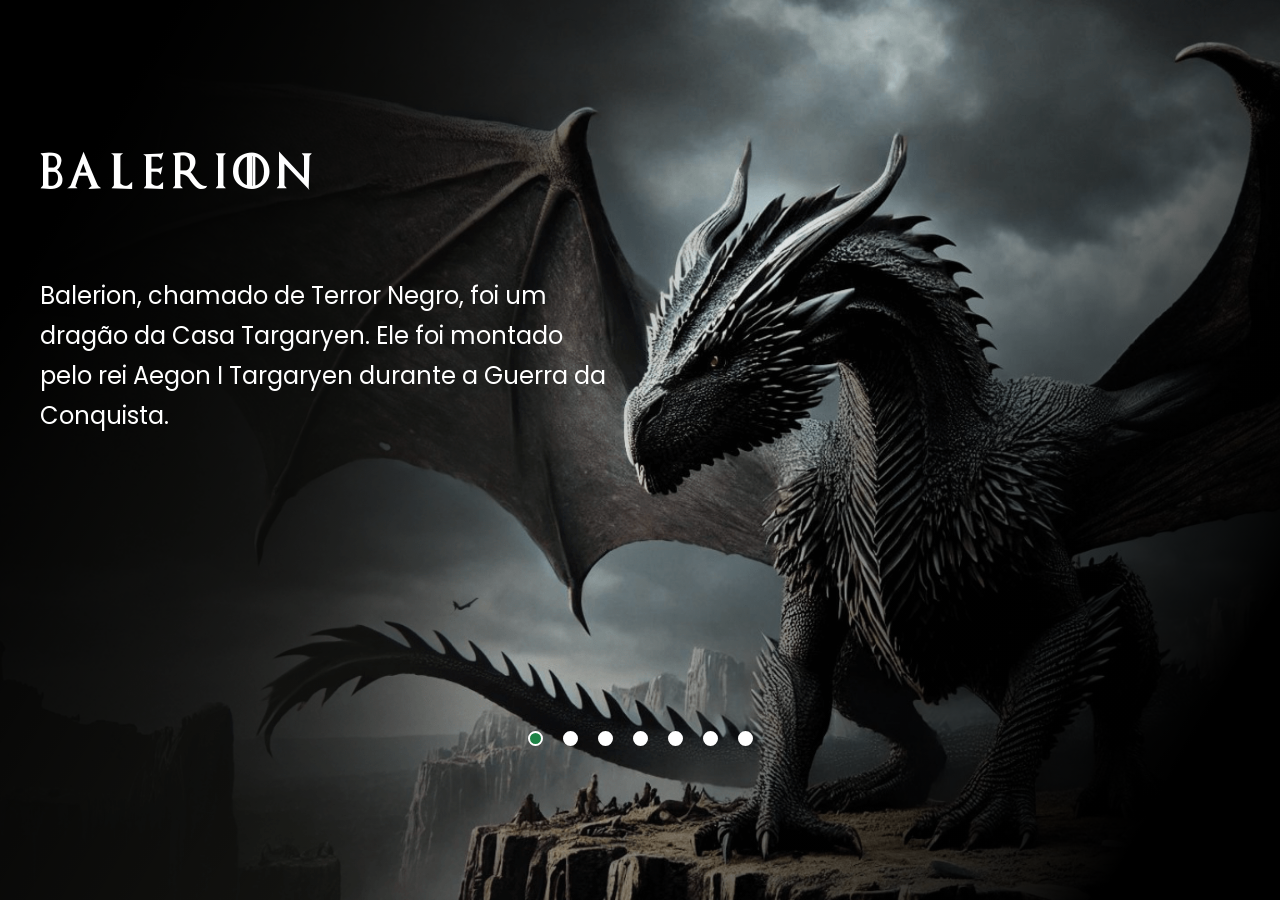
<file: project-hod-szpc/index.html>
<!DOCTYPE html>
<html lang="pt-BR">
<head>
    <link rel="stylesheet" href="./src/CSS/reset.css">
    <link rel="stylesheet" href="./src/CSS/style.css">
    <link rel="stylesheet" href="./src/CSS/responsivo.css">
    <meta charset="UTF-8">
    <meta name="viewport" content="width=device-width, initial-scale=1.0">
    <title>House of the Dragon</title>
    <link rel="preconnect" href="https://fonts.googleapis.com">
    <link rel="preconnect" href="https://fonts.gstatic.com" crossorigin>
    <link href="https://fonts.googleapis.com/css2?family=Poppins:ital,wght@0,100;0,200;0,300;0,400;0,500;0,600;0,700;0,800;0,900;1,100;1,200;1,300;1,400;1,500;1,600;1,700;1,800;1,900&display=swap" rel="stylesheet">
</head> 
<body>
    <main>

        <div class="carrossel">
            <img class="imagem ativa" src="./src/images/balerion.png" alt="Dragão Balerion">
            <img class="imagem" src="./src/images/syrax.png" lt="Dragão Syrax">
            <img class="imagem" src="./src/images/arrax.png" alt="Dragão Arrax">
            <img class="imagem" src="./src/images/caraxes.png" alt="Dragão Caraxes">
            <img class="imagem" src="./src/images/seasmoke.png" alt="Dragão Seasmoke">
            <img class="imagem" src="./src/images/vermax.png" alt="Dragão Vermax">
            <img class="imagem" src="./src/images/vhagar.png" alt="Dragão Vhagar">
        </div>

        <div class="conteudo">
            <div class="informacoes ativa">
                <h1>Balerion</h1>

                <p class="descricao">
                    Balerion, chamado de Terror Negro, foi um dragão da Casa Targaryen. Ele foi montado pelo rei Aegon I Targaryen durante a Guerra da Conquista.
                </p>
            </div>
            <div class="informacoes">
                <h1>Syrax</h1>

                <p class="descricao">
                    Syrax foi uma dragão-fêmea. Ela foi montada exclusivamente por Rhaenyra Targaryen. Seu nome veio de uma deusa de Valíria.
                </p>
            </div>
            <div class="informacoes">
                <h1>Arrax</h1>

                <p class="descricao">
                    Arrax foi um dragão montado pelo Príncipe Velaryon durante a Dança dos Dragões.
                </p>
            </div>
            <div class="informacoes">
                <h1>Caraxes</h1>

                <p class="descricao">
                    Caraxes, também chamado de Wyrm de Sangue e Verme Sangrento, foi o dragão montado pelo Príncipe Jaehaerys I Targaryen e, mais tarde, pelo Príncipe Daemon Targaryen.
                </p>
            </div>
            <div class="informacoes">
                <h1>Seasmoke</h1>

                <p class="descricao">
                    Seasmoke era um dragão cinza-claro. Era grande o bastante para combate durante a dança, e mais ágil no ar do que seus irmãos mais velhos.
                </p>
            </div>
            <div class="informacoes">
                <h1>Vermax</h1>

                <p class="descricao">
                    Vermax foi o dragão montado pelo Príncipe Jacaerys Velaryon. Ele prosperava e crescia a cada ano. O dragão ficou mal-humorado quando próximo de neve, gelo e frio. A cor do Vermax não é descrita nos livros. 
                </p>
            </div>
            <div class="informacoes">
                <h1>Vhagar</h1>

                <p class="descricao">
                    Vhagar foi uma dragão-fêmea montada por Visenya durante a Conquista, ao lado do Balerion de Aegon o Conquistador e o Mexarys de sua irmã Rhaenys. 
                </p>
            </div>
            <div class="botoes-carrossel">
                <button class="botao selecionado"></button>
                <button class="botao"></button>
                <button class="botao"></button>
                <button class="botao"></button>
                <button class="botao"></button>
                <button class="botao"></button>
                <button class="botao"></button>
            </div>
        </div>
    </main>
    <script src="./src/js/index.js"></script>
</body>
</html>
</file>
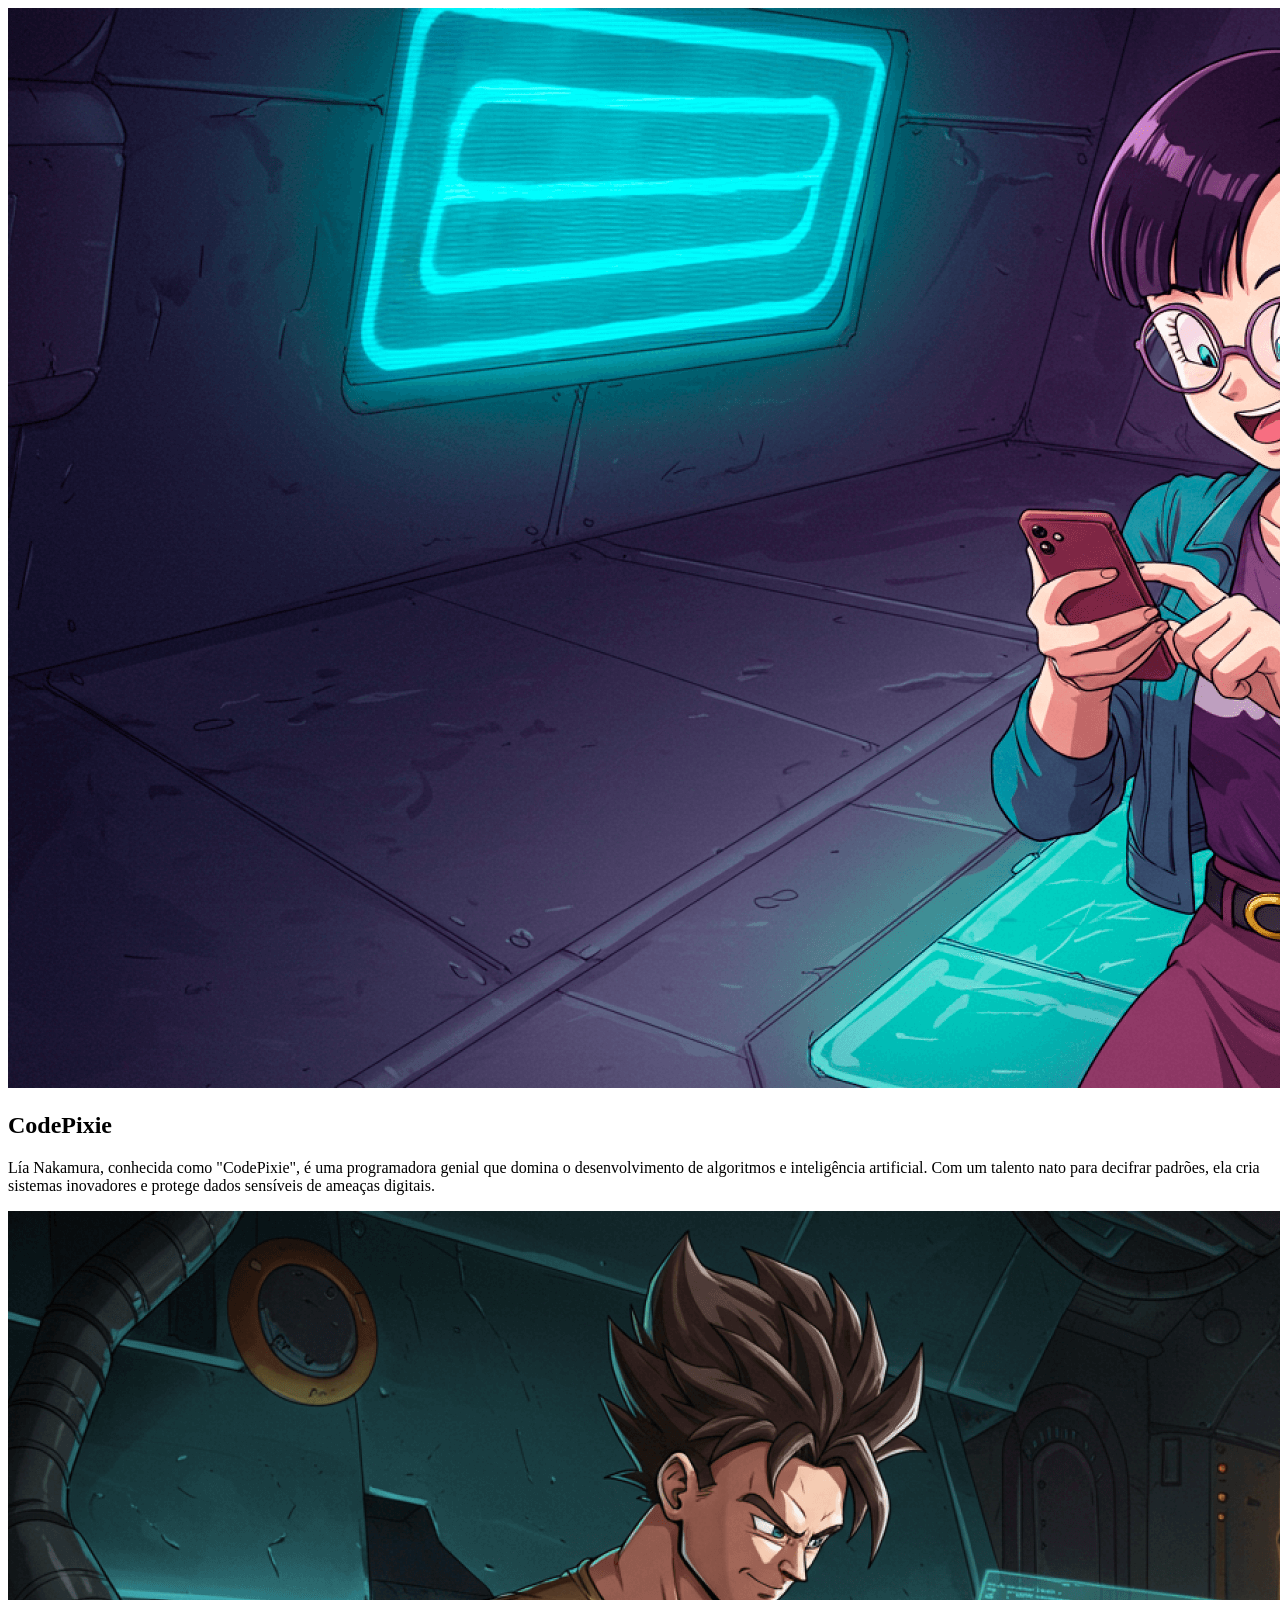
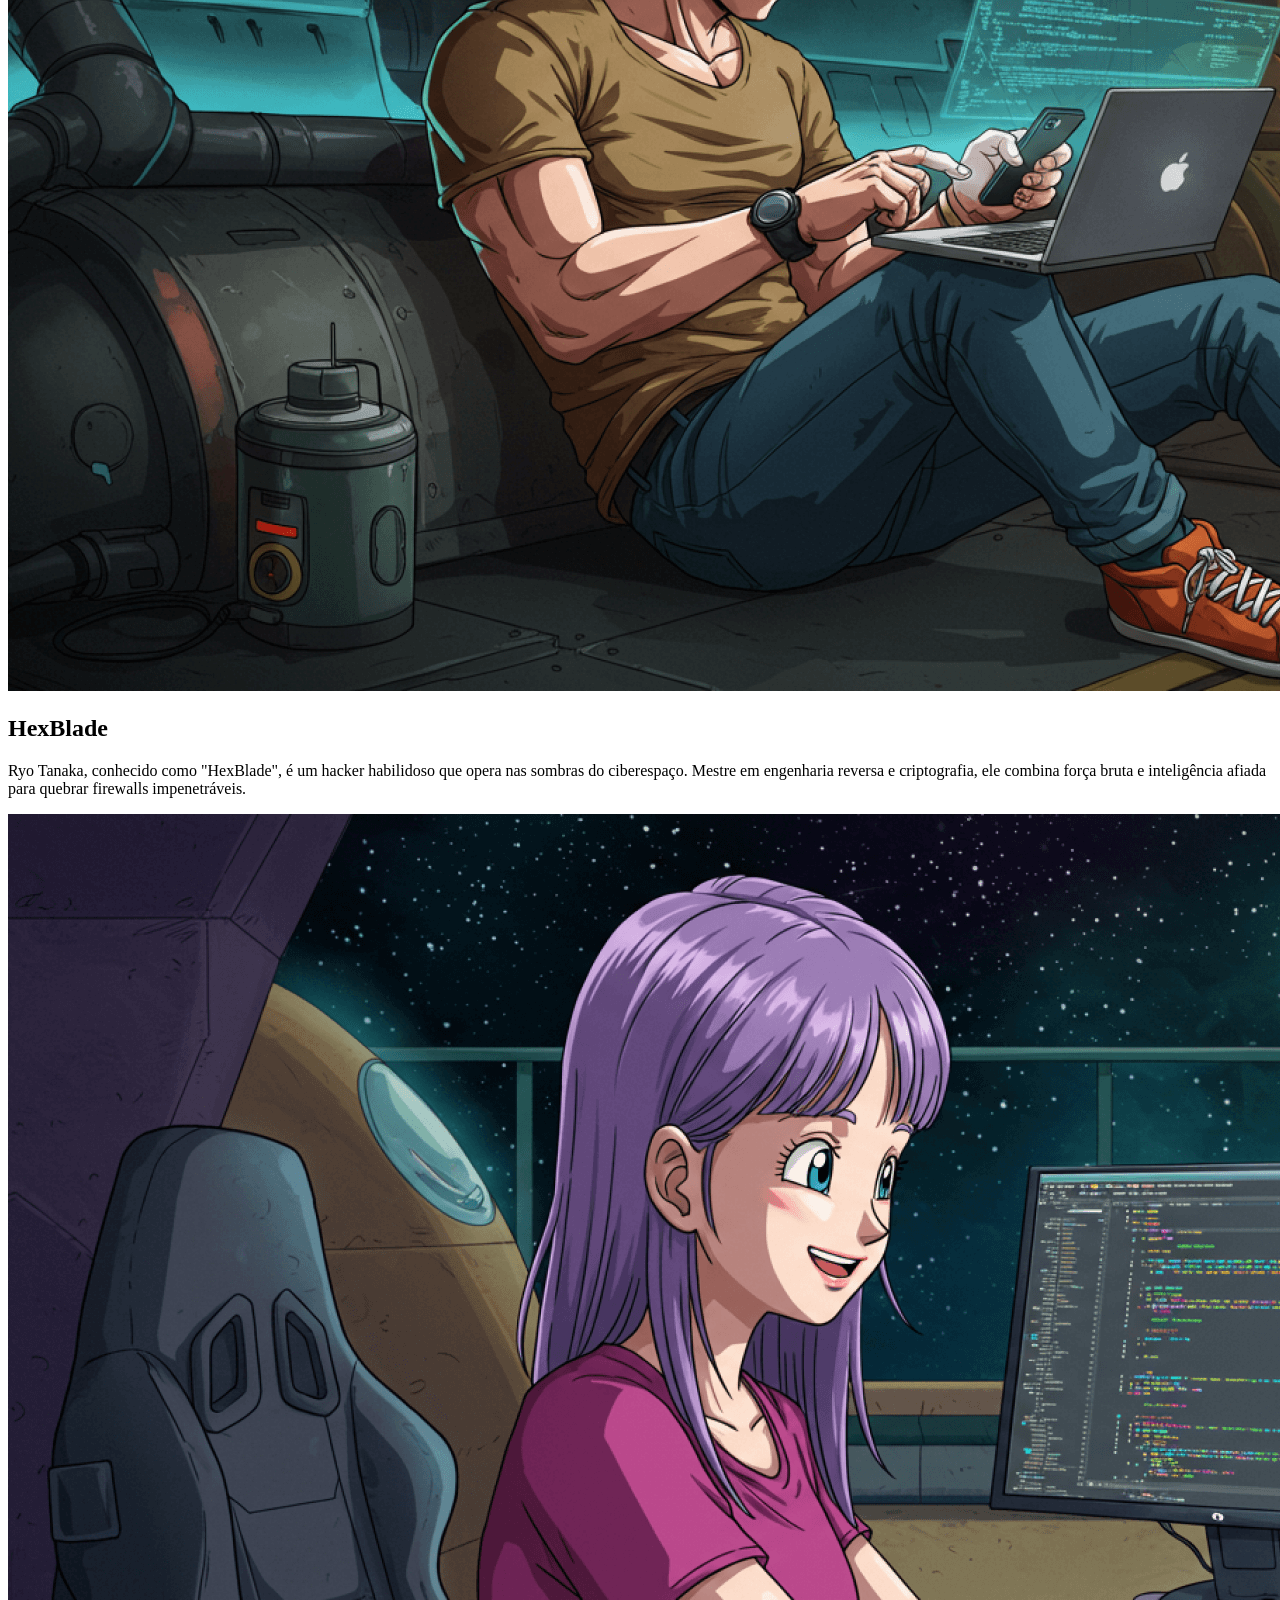
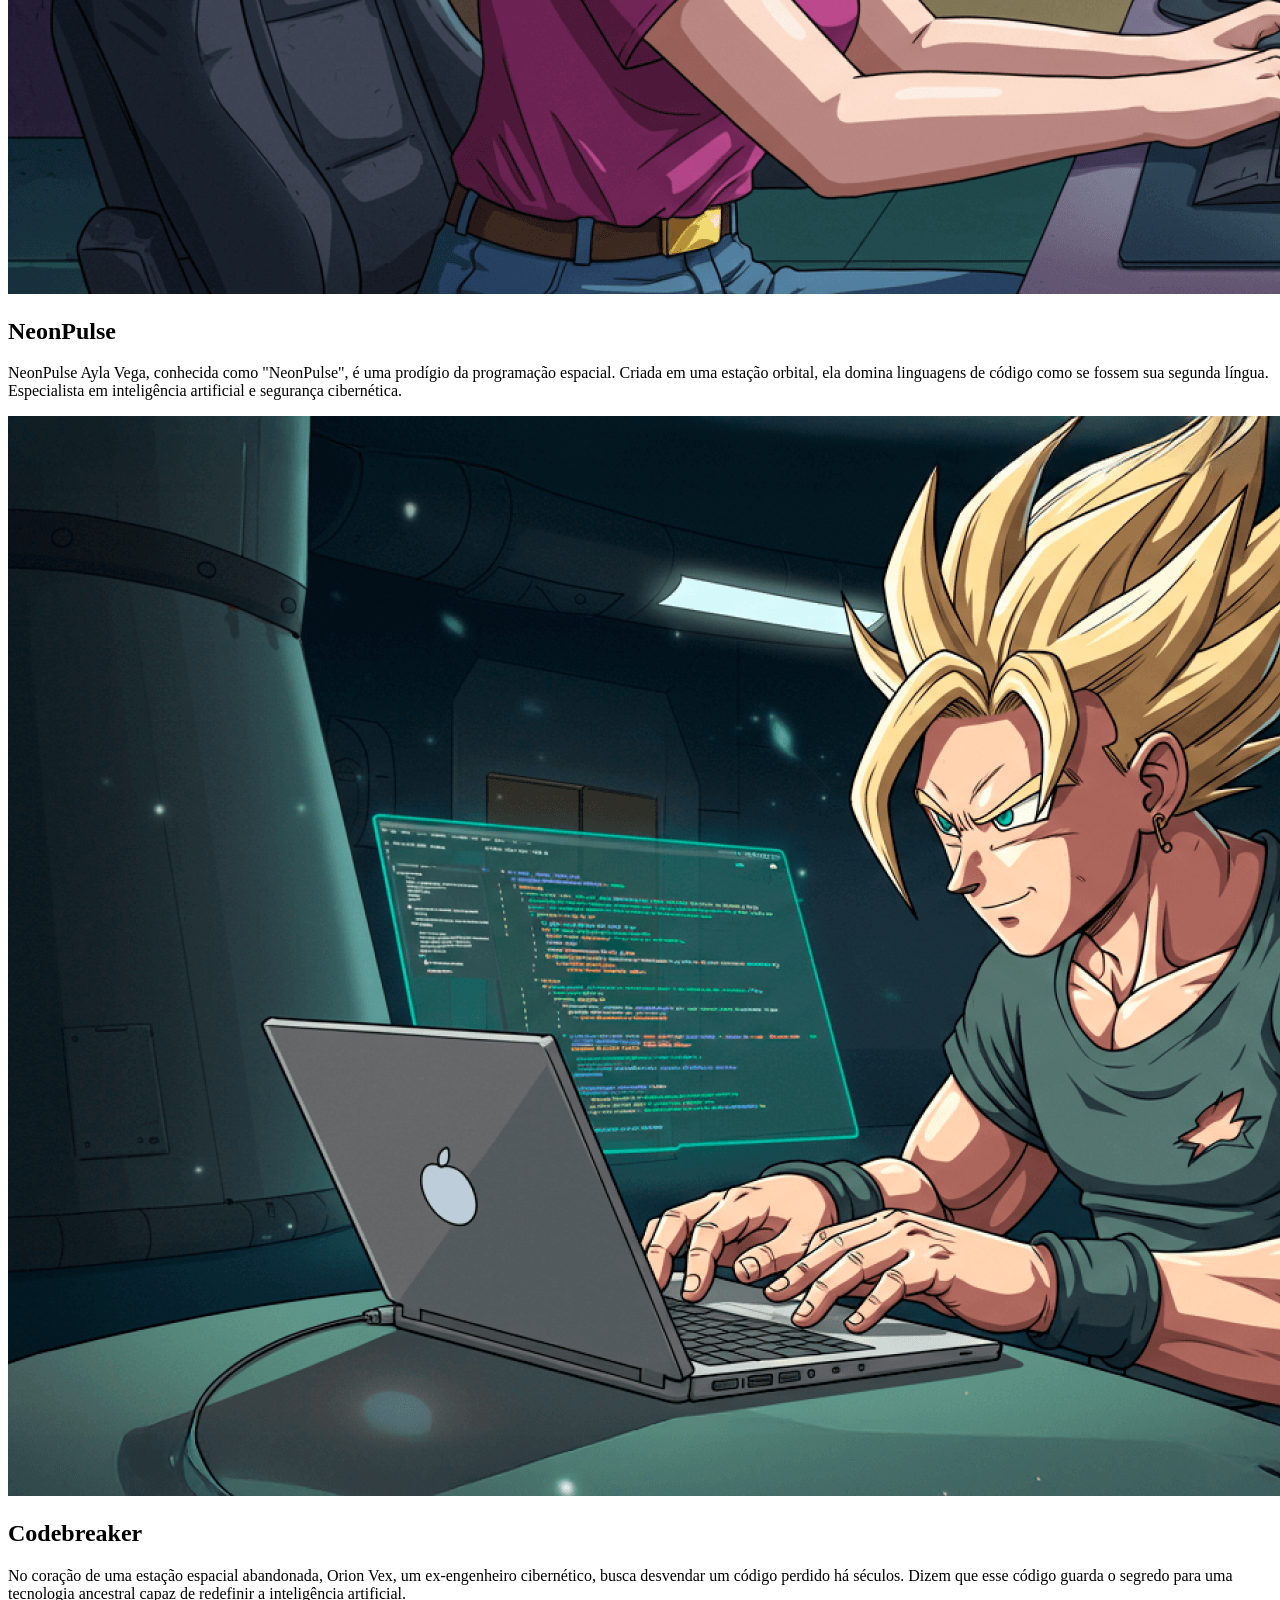
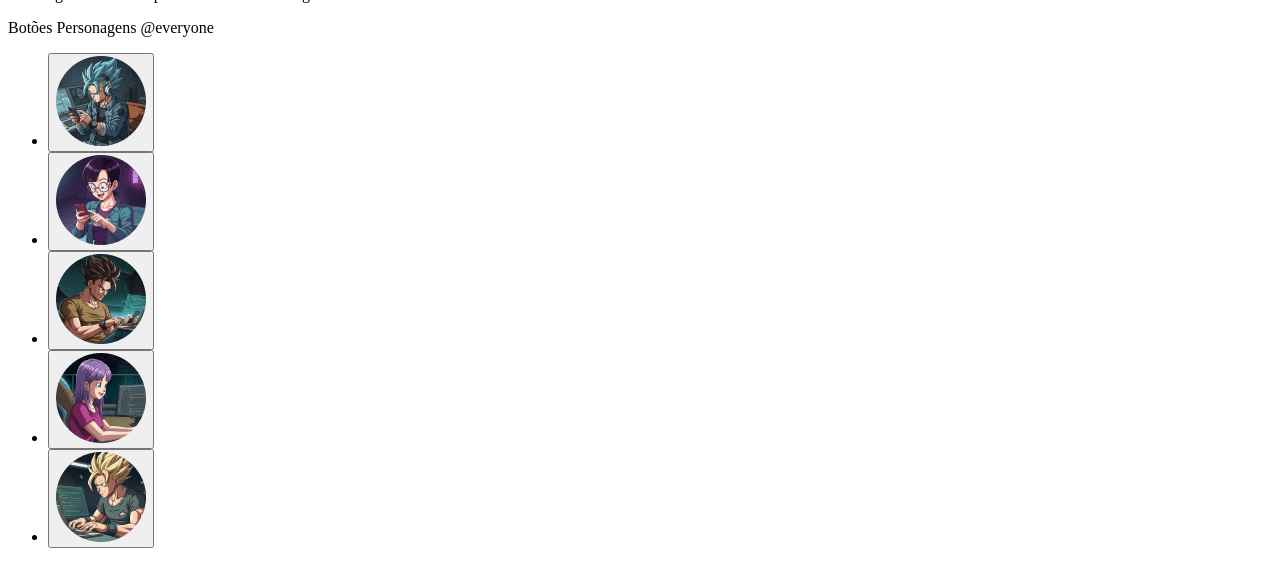
<file: projeto-dragonball/index.html>
<!DOCTYPE html>
<html lang="pt-BR">

<head>
    <meta charset="UTF-8">
    <meta name="viewport" content="width=device-width, initial-scale=1.0">
    <title>Semana do Zero ao Programador Contratado - Dragon Ball</title>
</head>

<body>
    <main class="personagens">
        <div class="personagem">
            <picture>
                <source srcset="./src/imgs/bg-codepixie.png" media="(min-width: 768px)" />
                <img class="imagem" src="./src/imgs/bg-codepixie-mobile.png" alt="Personagem CodePixie" />
            </picture>
            <div class="conteudo">
                <h2 class="nome-personagem">CodePixie</h2>
                <p class="descricao">Lía Nakamura, conhecida como "CodePixie", é uma programadora genial que domina o
                    desenvolvimento de algoritmos e inteligência artificial. Com um talento nato para decifrar padrões,
                    ela cria sistemas inovadores e protege dados sensíveis de ameaças digitais.</p>
            </div>
        </div>

        <div class="personagem">
            <picture>
                <source srcset="./src/imgs/bg-hexblade.png" media="(min-width: 768px)" />
                <img class="imagem" src="./src/imgs/bg-hexblade-mobile.png" alt="Personagem HexBlade" />
            </picture>
            <div class="conteudo">
                <h2 class="nome-personagem">HexBlade</h2>
                <p class="descricao">Ryo Tanaka, conhecido como "HexBlade", é um hacker habilidoso que opera nas sombras
                    do
                    ciberespaço. Mestre em engenharia reversa e criptografia, ele combina força bruta e inteligência
                    afiada para
                    quebrar firewalls impenetráveis.</p>
            </div>
        </div>
        <div class="personagem">
            <picture>
                <source srcset="./src/imgs/bg-neonpulse.png" media="(min-width: 768px)" />
                <img class="imagem" src="./src/imgs/bg-neonpulse-mobile.png" alt="Personagem NeonPulse" />
            </picture>
            <div class="conteudo">
                <h2 class="nome-personagem">NeonPulse</h2>
                <p class="descricao">NeonPulse
                    Ayla Vega, conhecida como "NeonPulse", é uma prodígio da programação espacial. Criada em uma estação
                    orbital, ela domina
                    linguagens de código como se fossem sua segunda língua. Especialista em inteligência artificial e
                    segurança cibernética.</p>
            </div>
        </div>

        <div class="personagem">
            <picture>
                <source srcset="./src/imgs/bg-codebreaker.png" media="(min-width: 768px)" />
                <img class="imagem" src="./src/imgs/bg-codebreaker-mobile.png" alt="Personagem Codebreaker" />
            </picture>
            <div class="conteudo">
                <h2 class="nome-personagem">Codebreaker</h2>
                <p class="descricao">No coração de uma estação espacial abandonada, Orion Vex, um ex-engenheiro
                    cibernético, busca desvendar um código perdido há séculos. Dizem que esse código guarda o segredo
                    para uma tecnologia ancestral capaz de redefinir a inteligência artificial.</p>
            </div>
        </div>
    </main>
    Botões Personagens @everyone
    <ul class="botoes">
        <li>
            <button class="botao cyberstorm selecionado">
                <img src="./src/imgs/icone-cyberstorm.png" alt="Ícone Cyberstorm" />
            </button>
        </li>
        <li>
            <button class="botao codepixie">
                <img src="./src/imgs/icone-codepixie.png" alt="Ícone CodePixie" />
            </button>
        </li>
        <li>
            <button class="botao hexblade">
                <img src="./src/imgs/icone-hexblade.png" alt="Ícone Hexblade" />
            </button>
        </li>
        <li>
            <button class="botao neonpulse">
                <img src="./src/imgs/icone-neonpulse.png" alt="Ícone Neonpulse" />
            </button>
        </li>
        <li>
            <button class="botao codebreaker">
                <img src="./src/imgs/icone-codebreaker.png" alt="Ícone Codebreaker" />
            </button>
        </li>
    </ul>
</body>

</html>
</file>
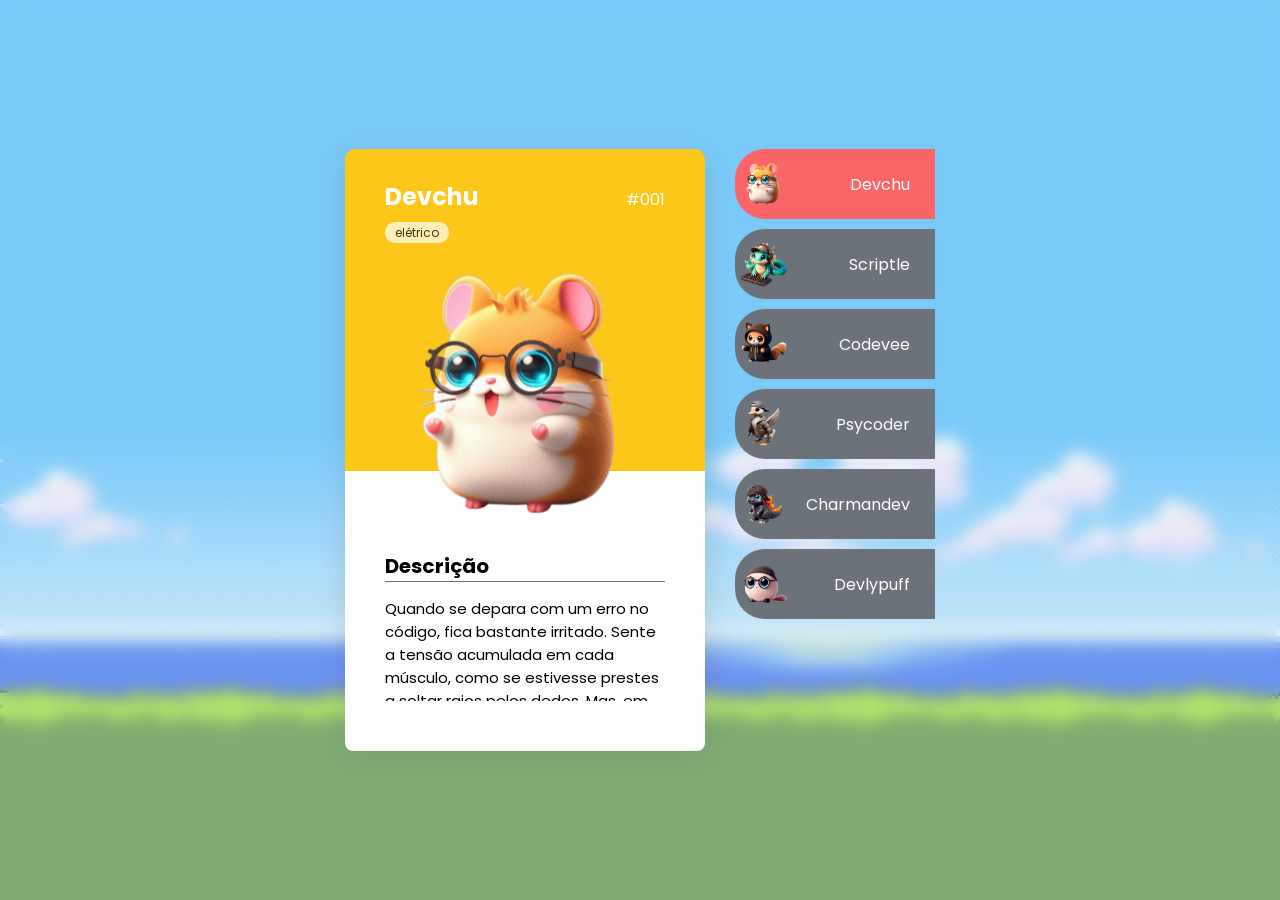
<file: projeto-pokedevs/index.html>
<!DOCTYPE html>
<html lang="pt-BR">
  <head>
    <meta charset="UTF-8" />
    <meta name="viewport" content="width=device-width, initial-scale=1.0" />
    <title>Pokedevs - Semana do Zero ao Programador Contratado</title>

    <link rel="stylesheet" href="./src/css/reset.css">
    <link rel="stylesheet" href="./src/css/estilos.css">
    <link rel="stylesheet" href="./src/css/responsivo.css">

    <link rel="preconnect" href="https://fonts.googleapis.com" />
    <link rel="preconnect" href="https://fonts.gstatic.com" crossorigin />
    <link
      href="https://fonts.googleapis.com/css2?family=Poppins:ital,wght@0,100;0,200;0,300;0,400;0,500;0,600;0,700;0,800;0,900;1,100;1,200;1,300;1,400;1,500;1,600;1,700;1,800;1,900&display=swap"
      rel="stylesheet"
    />
  </head>

  <body>
    <main>
      <div class="pokedevs">
        <div class="cartoes-pokedev">
          <div class="cartao-pokedev tipo-eletrico aberto" id="cartao-devchu">
            <div class="cartao-topo">
              <div class="detalhes">
                <h2 class="nome">Devchu</h2>
                <span>#001</span>
              </div>

              <span class="tipo">elétrico</span>

              <div class="cartao-imagem">
                <img src="./src/imagens/devchu.png" alt="Devchu" />
              </div>
            </div>

            <div class="cartao-informacoes">
              <div class="descricao">
                <h3>Descrição</h3>

                <p>
                  Quando se depara com um erro no código, fica bastante
                  irritado. Sente a tensão acumulada em cada músculo, como se
                  estivesse prestes a soltar raios pelos dedos. Mas, em vez de
                  se deixar abater, canaliza toda essa energia em busca da
                  solução. Cada linha de código é examinada e ele não descansa
                  até que o erro seja encontrado e corrigido.
                </p>
              </div>
            </div>
          </div>

          <div class="cartao-pokedev tipo-fogo" id="cartao-codevee">
            <div class="cartao-topo">
              <div class="detalhes">
                <h2 class="nome">Codevee</h2>
                <span>#003</span>
              </div>

              <span class="tipo">fogo</span>

              <div class="cartao-imagem">
                <img src="./src/imagens/codevee.png" alt="Codevee" />
              </div>
            </div>

            <div class="cartao-informacoes">
              <div class="descricao">
                <h3>Descrição</h3>
                <p>
                  Sua capacidade de evoluir continuamente permite que ele se
                  adapte de forma eficaz a qualquer ambiente de desenvolvimento.
                  Isso reflete a flexibilidade e a capacidade de aprendizado
                  contínuo que são essenciais para um desenvolvedor pleno.
                </p>
              </div>
            </div>
          </div>

          <div class="cartao-pokedev tipo-agua" id="cartao-psycoder">
            <div class="cartao-topo">
              <div class="detalhes">
                <h2 class="nome">Psycoder</h2>
                <span>#022</span>
              </div>

              <span class="tipo">água</span>

              <div class="cartao-imagem">
                <img src="./src/imagens/psycoder.png" alt="Psycoder" />
              </div>
            </div>

            <div class="cartao-informacoes">
              <div class="descricao">
                <h3>Descrição</h3>
                <p>
                  Um pokedev sênior constantemente atormentado por uma dor de
                  cabeça persistente. Quando a dor se torna intensa
                  demais,consegue acessar habilidades de programação
                  extraordinárias, resolvendo problemas complexos com uma
                  facilidade surpreendente.
                </p>
              </div>
            </div>
          </div>

          <div class="cartao-pokedev tipo-fogo" id="cartao-charmandev">
            <div class="cartao-topo">
              <div class="detalhes">
                <h2 class="nome">Charmandev</h2>
                <span>#015</span>
              </div>

              <span class="tipo">Fogo</span>

              <div class="cartao-imagem">
                <img src="./src/imagens/charmandev.png" alt="Charmandev" />
              </div>
            </div>

            <div class="cartao-informacoes">
              <div class="descricao">
                <h3>Descrição</h3>

                <p>
                  Este pokedev nunca deixa a chama do aprendizado se apagar!
                  Está sempre se atualizando, pois sabe que um bom desenvolvedor
                  deve ser resiliente e adaptável às mudanças constantes no
                  mundo da tecnologia. Estar aberto a aprender novas ferramentas
                  e metodologias é crucial.
                </p>
              </div>
            </div>
          </div>

          <div class="cartao-pokedev tipo-agua" id="cartao-scriptle">
            <div class="cartao-topo">
              <div class="detalhes">
                <h2 class="nome">Scriptle</h2>
                <span>#002</span>
              </div>

              <span class="tipo">Agua</span>

              <div class="cartao-imagem">
                <img src="./src/imagens/scriptle.png" alt="Scriptle" />
              </div>
            </div>

            <div class="cartao-informacoes">
              <div class="descricao">
                <h3>Descrição</h3>
                <p>
                  Mesmo sendo um programador iniciante, este pokedev já domina
                  habilidades fundamentais em Javascript como: Depurar o código,
                  Manipulação do DOM, Trabalhar com APIs, Conhecimento de
                  frameworks e bibliotecas tornando o código mais eficiente.
                </p>
              </div>
            </div>
          </div>

          <div class="cartao-pokedev tipo-fada" id="cartao-devlypuff">
            <div class="cartao-topo">
              <div class="detalhes">
                <h2 class="nome">Devlypuff</h2>
                <span>#062</span>
              </div>

              <span class="tipo">Fada</span>

              <div class="cartao-imagem">
                <img src="./src/imagens/devlypuff.png" alt="Devlypuff" />
              </div>
            </div>

            <div class="cartao-informacoes">
              <div class="descricao">
                <h3>Descrição</h3>
                <p>
                  A expressão “trabalhe enquanto eles dormem” poderia ter sido
                  facilmente criada por este pokedev. Afinal, ele tem o dom de
                  codar por horas e horas, madrugada adentro, regado a muito
                  café e energéticos. Sua dedicação é tão intensa que, enquanto
                  a maioria das pessoas está descansando, ele está imerso em
                  linhas de código, resolvendo problemas e criando soluções.
                </p>
              </div>
            </div>
          </div>
        </div>

        <nav class="listagem">
          <ul>
            <li class="pokedev ativo" id="devchu">
              <img src="./src/imagens/devchu.png" alt="Devchu" />
              <span>Devchu</span>
            </li>
            <li class="pokedev" id="scriptle">
              <img src="./src/imagens/scriptle.png" alt="Scriptle" />
              <span>Scriptle</span>
            </li>
            <li class="pokedev" id="codevee">
              <img src="./src/imagens/codevee.png" alt="Codevee" />
              <span>Codevee</span>
            </li>
            <li class="pokedev" id="psycoder">
              <img src="./src/imagens/psycoder.png" alt="Psycoder" />
              <span>Psycoder</span>
            </li>
            <li class="pokedev" id="charmandev">
              <img src="./src/imagens/charmandev.png" alt="Charmandev" />
              <span>Charmandev</span>
            </li>
            <li class="pokedev" id="devlypuff">
              <img src="./src/imagens/devlypuff.png" alt="Devlypuff" />
              <span>Devlypuff</span>
            </li>
          </ul>
        </nav>
      </div>
    </main>
    <script src="./src/js/index.js"></script>
  </body>
</html>
</file>
<file: project-hod-szpc/src/CSS/style.css>
body{
    font-family: "Poppins", sans-serif;
    max-width: 1280px;
    margin: 0 auto; 
}
.carrossel{
    position: fixed;
    top: 0;
    left: 0;
    width: 100%;
    z-index: -1;
}

.informacoes{
    display: none;
}

.informacoes.ativa{
    display: block;
}
.conteudo{
    display: flex;
    flex-direction: column;
    justify-content: space-evenly;
    min-height: 100vh;
}

.informacoes h1{
    font-size: 35px;
    color: #ffffff;
    margin-bottom: 80px;
    font-family: "GOT";
    letter-spacing: 8px;

}
@font-face{
    font-family: "GOT";
    src: url(../fontes/GOT.ttf);
}

.informacoes .descricao{
    width: 49%;
    font-size: 24px;
    color: #ffffff;
    line-height: 40px;
    height: 300px;
    overflow: auto;
    padding-right: 15px;
}

.botoes-carrossel{
    display: flex;
    justify-content: center;
    gap: 20px;
}

.botoes-carrossel .botao{
    background-color: #ffffff;
    width: 15px;
    height: 15px;
    border-radius: 50%;
    border: 2px solid transparent;
    cursor: pointer;
    border-color: #ffffff;
}

.botoes-carrossel .botao.selecionado{
    background-color: #1d8346;
}

.imagem {
    width: 100vw;
    height: 100vh;
    object-fit: cover;
    display: none;
}

.imagem.ativa{
    display: block;
    animation: mudarImagem 0.7s;
}

@keyframes mudarImagem{
    from{
        opacity: 0.85;
    }
    to{
        opacity: 1;
    }
}


main::after{
    content: "";
    min-height: 100vh;
    width: 100vw;
    position: fixed;
    top: 0;
    left: 0;
    background: linear-gradient(120deg, rgba(0, 0, 0, 1) 10%, rgba(0, 0, 0, 0.05926120448179273)50%, rgba(0, 0, 0, 1)90%);
    z-index: -1;
}
</file>
<file: project-hod-szpc/src/CSS/responsivo.css>
@media (max-width:1280px) {
    body {
        padding: 0 40px;
    }

}

@media(max-width: 768px) {
    .informacoes.ativa{
        display: flex;
        flex-direction: column;
        align-items: center;
    }

    .informacoes .descricao{
        width: 60%;
        text-align: center;
    }
}

@media (max-width: 425px){ 
    body {
        padding: 40px;
    }

    .informacoes .descricao{
        width: 100%;
    }

    .conteudo {
        min-height: 70vh;
        gap: 50px;
    }
}
</file>
<file: projeto-pokedevs/src/css/estilos.css>
body {
    font-family: "Poppins", sans-serif;
    background-image: url("../imagens/background.png");
    background-size: cover;
    background-position: center;
}

body::before {
    content: "";
    position: fixed;
    top: 0;
    left: 0;
    width: 100%;
    height: 100%;
    z-index: -1;
    backdrop-filter: blur(8px);
}

main {
    display: flex;
    justify-content: center;
    align-items: center;

    min-height: 100vh;
}

.pokedevs {
    display: flex;
    gap: 30px;
    padding: 30px 0;
}

.cartao-pokedev {
    display: none;
    max-width: 360px;
    border-radius: 10px;

    box-shadow: rgba(100, 100, 111, 0.2) 0px 7px 29px 0px;
}

.cartao-pokedev.aberto {
    display: block;
}

.cartao-pokedev img {
    width: 100%;
    height: 100%;
    margin-top: 10px;
}

.cartao-pokedev .cartao-topo {
    padding: 30px 40px 0;
}

.cartao-pokedev .nome {
    margin-bottom: 5px;
}

.cartao-pokedev .tipo {
    background-color: #ffffff;
    font-size: 12px;
    opacity: 0.7;
    border-radius: 10px;
    padding: 2px 10px;
}

.cartao-pokedev .detalhes {
    color: #ffffff;
    display: flex;
    justify-content: space-between;
    align-items: center;
}

.cartao-pokedev .cartao-informacoes {
    background-color: #ffffff;
    display: flex;
    justify-content: space-between;
    padding: 80px 30px 50px;
    margin-top: -70px;
    border-bottom-left-radius: 8px;
    border-bottom-right-radius: 8px;
}

.cartao-pokedev .cartao-informacoes h3 {
    font-size: 20px;
    margin-bottom: 15px;
    border-bottom: 1px solid #6b727a;
}

.cartao-pokedev .cartao-informacoes .descricao {
    padding: 0 10px;
    font-size: 15px;
    max-height: 150px;
    overflow-y: scroll;
}

.tipo-eletrico {
    background-color: #fcc719;
}

.tipo-fogo {
    background-color: #f15000d2;
}

.tipo-agua {
    background-color: #015C98;
}

.tipo-grama {
    background-color: #49D0B0;
}

.tipo-trevas {
    background-color: #BA68C8;
}

.tipo-fada {
    background-color: #C29791;
}

.listagem {
    max-width: 200px;
}

.listagem .pokedev img {
    width: 25%;
}

.listagem .pokedev {
    background-color: #6b727a;
    color: #ffffff;

    display: flex;
    align-items: center;
    justify-content: space-between;
    padding: 0 5px;
    margin-bottom: 10px;
    cursor: pointer;
    border-top-left-radius: 30px;
    border-bottom-left-radius: 30px;
    min-height: 70px;

    transition: 0.15 ease-in-out;
}

.listagem .pokedev:hover {
    transform: scale(1.05);
}

.listagem .pokedev span {
    padding-right: 20px;
}

.listagem .pokedev.ativo {
    background-color: #fa6668;
}
</file>
<file: projeto-pokedevs/src/css/responsivo.css>
@media(max-width: 750px){
    .pokedevs{
        flex-direction: column;
        align-items: center;
        padding: 30px 0;
    }

    .cartao-pokedev{
        max-width: 300px;
    }

    .cartao-pokedev .cartao-informacoes{
        padding: 60px 30px 30px;
        margin-top: -50px;
    }

    .cartao-pokedev .cartao-informacoes h3{
        font-size: 16px;
    }

    .listagem{
        max-width: 360px;
    }

    .listagem .pokedev{
        width: 45%;
        border-top-left-radius: 0;
        border-bottom-left-radius: 0;
        margin-bottom: 0;
        border-radius: 8px;
    }

    .listagem ul{
        display: flex;
        justify-content: center;
        flex-wrap: wrap;
        gap: 8px;
    }

}
</file>
